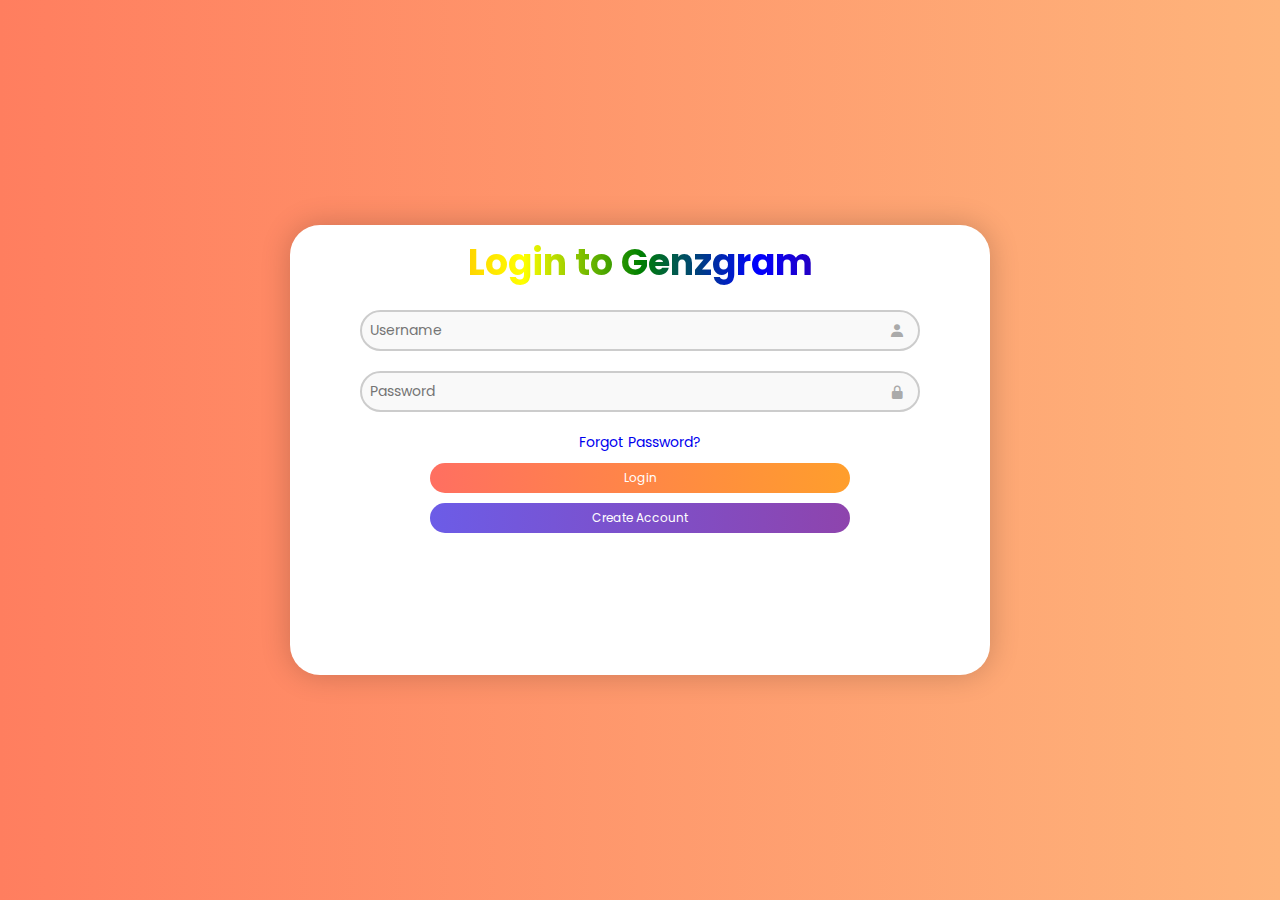
<file: #1 Log in page/index.html>
<!DOCTYPE html>
<html lang="en">
<head>
    <meta charset="UTF-8">
    <meta name="viewport" content="width=device-width, initial-scale=1.0">
    <title>Genzgram - Login/Signup Form</title>
    <link rel="stylesheet" href="page2.css">
    <link href='https://unpkg.com/boxicons@2.1.4/css/boxicons.min.css' rel='stylesheet'>
</head>
<body>
    <!-- Container -->
    <div class="container">
        <!-- Form Box -->
        <div class="form-box login">
            <!-- Form -->
            <form action="#">
                <!-- Title -->
                <h1>Login to Genzgram</h1>
                <!-- Username Input Box -->
                <div class="input-box">
                    <!-- Username Input -->
                    <input type="text" placeholder="Username" required>
                    <!-- Username Icon -->
                    <i class='bx bxs-user'></i>
                </div>
                <!-- Password Input Box -->
                <div class="input-box">
                    <!-- Password Input -->
                    <input type="password" placeholder="Password" required>
                    <!-- Password Icon -->
                    <i class='bx bxs-lock-alt'></i>
                </div>
                <!-- Forgot Link -->
                <div class="forgot-link">
                    <a href="#">Forgot Password?</a>
                </div>
                <!-- Login Button -->
                <button type="submit" class="btn">Login</button>
                <!-- Create Account Button -->
                <button type="button" class="btn create-account">Create Account</button>
            </form>
        </div>
    </div>
</body>
</html>
</file>
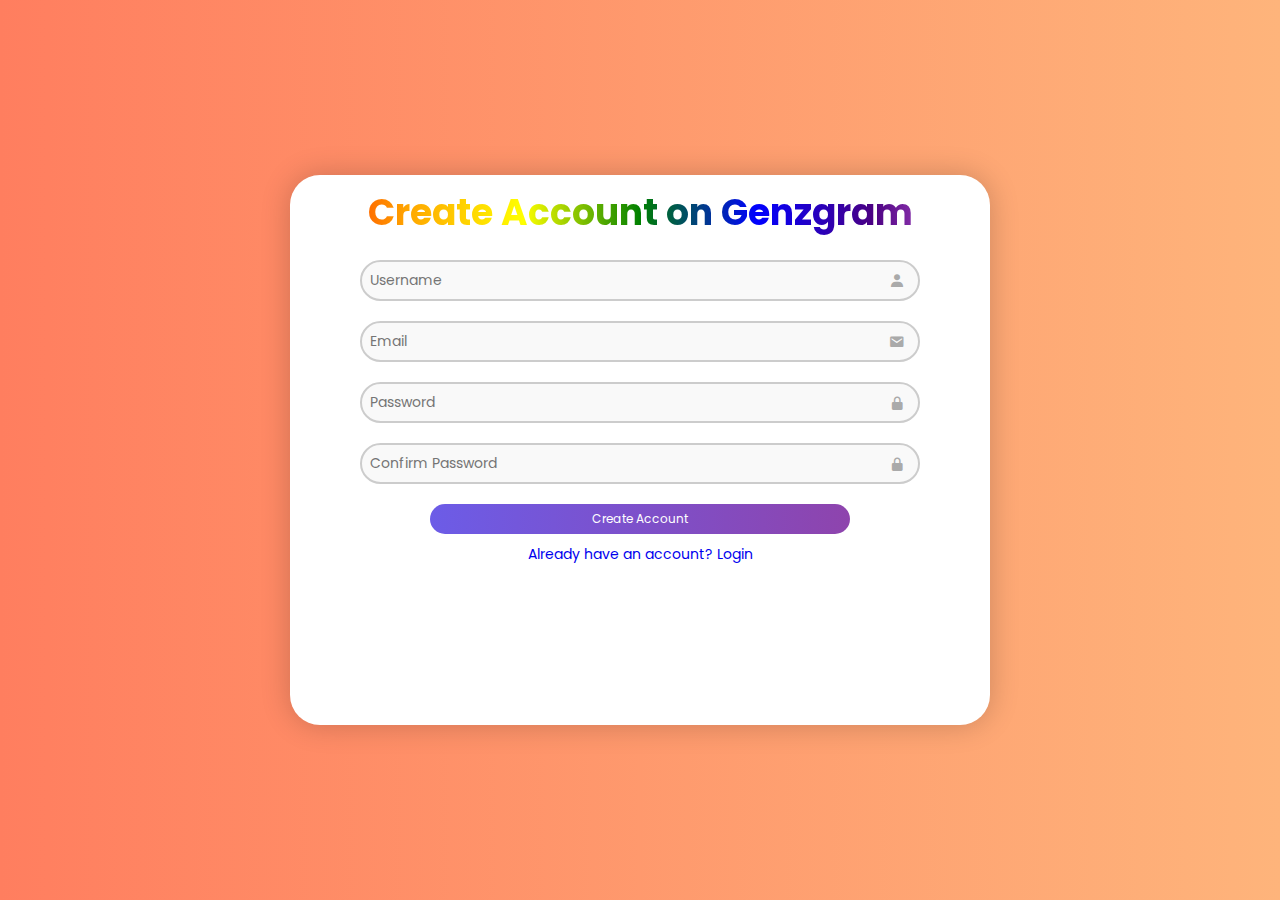
<file: #2 Create account page/create account.html>
<!DOCTYPE html>
<html lang="en">
<head>
    <meta charset="UTF-8">
    <meta name="viewport" content="width=device-width, initial-scale=1.0">
    <title>Genzgram - Create Account</title>
    <link rel="stylesheet" href="create_account.css">
    <link href='https://unpkg.com/boxicons@2.1.4/css/boxicons.min.css' rel='stylesheet'>
</head>
<body>
    <!-- Container -->
    <div class="container">
        <!-- Form Box -->
        <div class="form-box create-account">
            <!-- Form -->
            <form action="#">
                <!-- Title -->
                <h1>Create Account on Genzgram</h1>
                <!-- Username Input Box -->
                <div class="input-box">
                    <!-- Username Input -->
                    <input type="text" placeholder="Username" required>
                    <!-- Username Icon -->
                    <i class='bx bxs-user'></i>
                </div>
                <!-- Email Input Box -->
                <div class="input-box">
                    <!-- Email Input -->
                    <input type="email" placeholder="Email" required>
                    <!-- Email Icon -->
                    <i class='bx bxs-envelope'></i>
                </div>
                <!-- Password Input Box -->
                <div class="input-box">
                    <!-- Password Input -->
                    <input type="password" placeholder="Password" required>
                    <!-- Password Icon -->
                    <i class='bx bxs-lock-alt'></i>
                </div>
                <!-- Confirm Password Input Box -->
                <div class="input-box">
                    <!-- Confirm Password Input -->
                    <input type="password" placeholder="Confirm Password" required>
                    <!-- Confirm Password Icon -->
                    <i class='bx bxs-lock-alt'></i>
                </div>
                <!-- Create Account Button -->
                <button type="submit" class="btn create-account">Create Account</button>
                <!-- Login Link -->
                <div class="login-link">
                    <a href="#">Already have an account? Login</a>
                </div>
            </form>
        </div>
    </div>
</body>
</html>
</file>
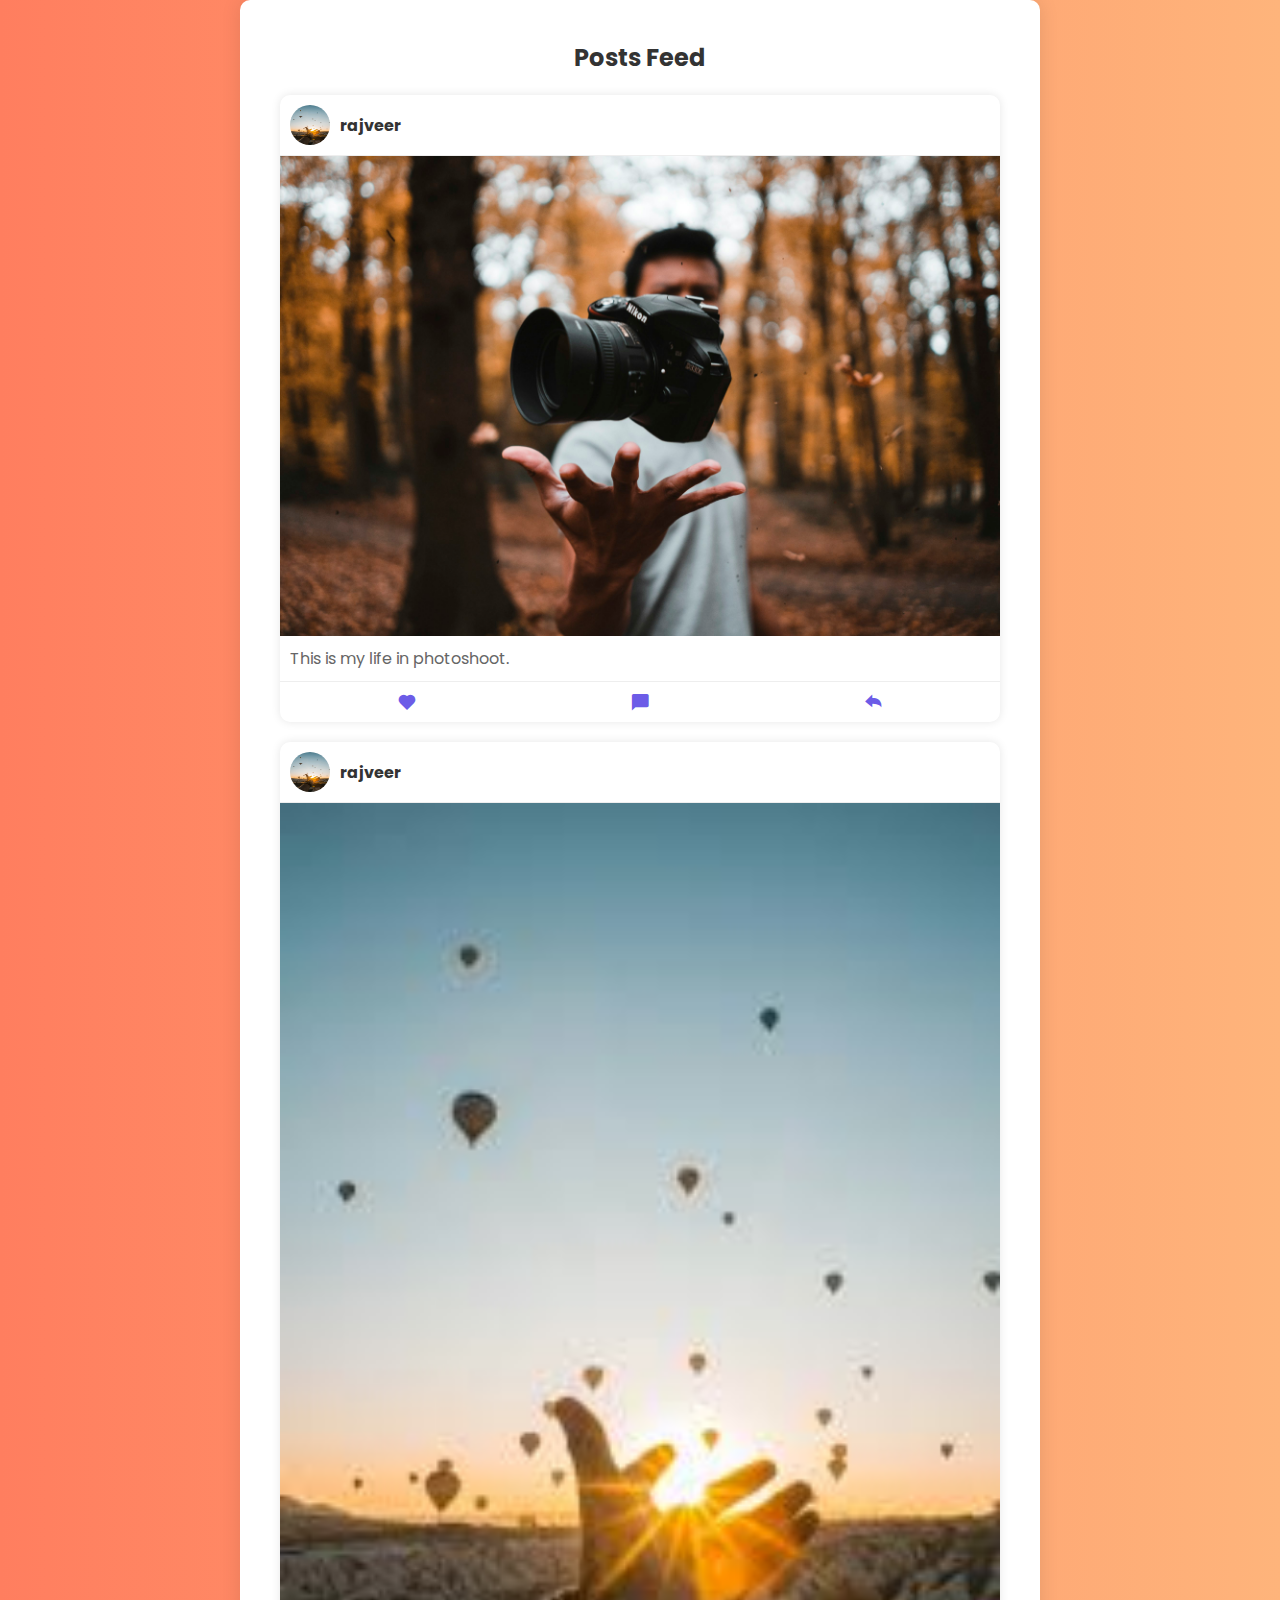
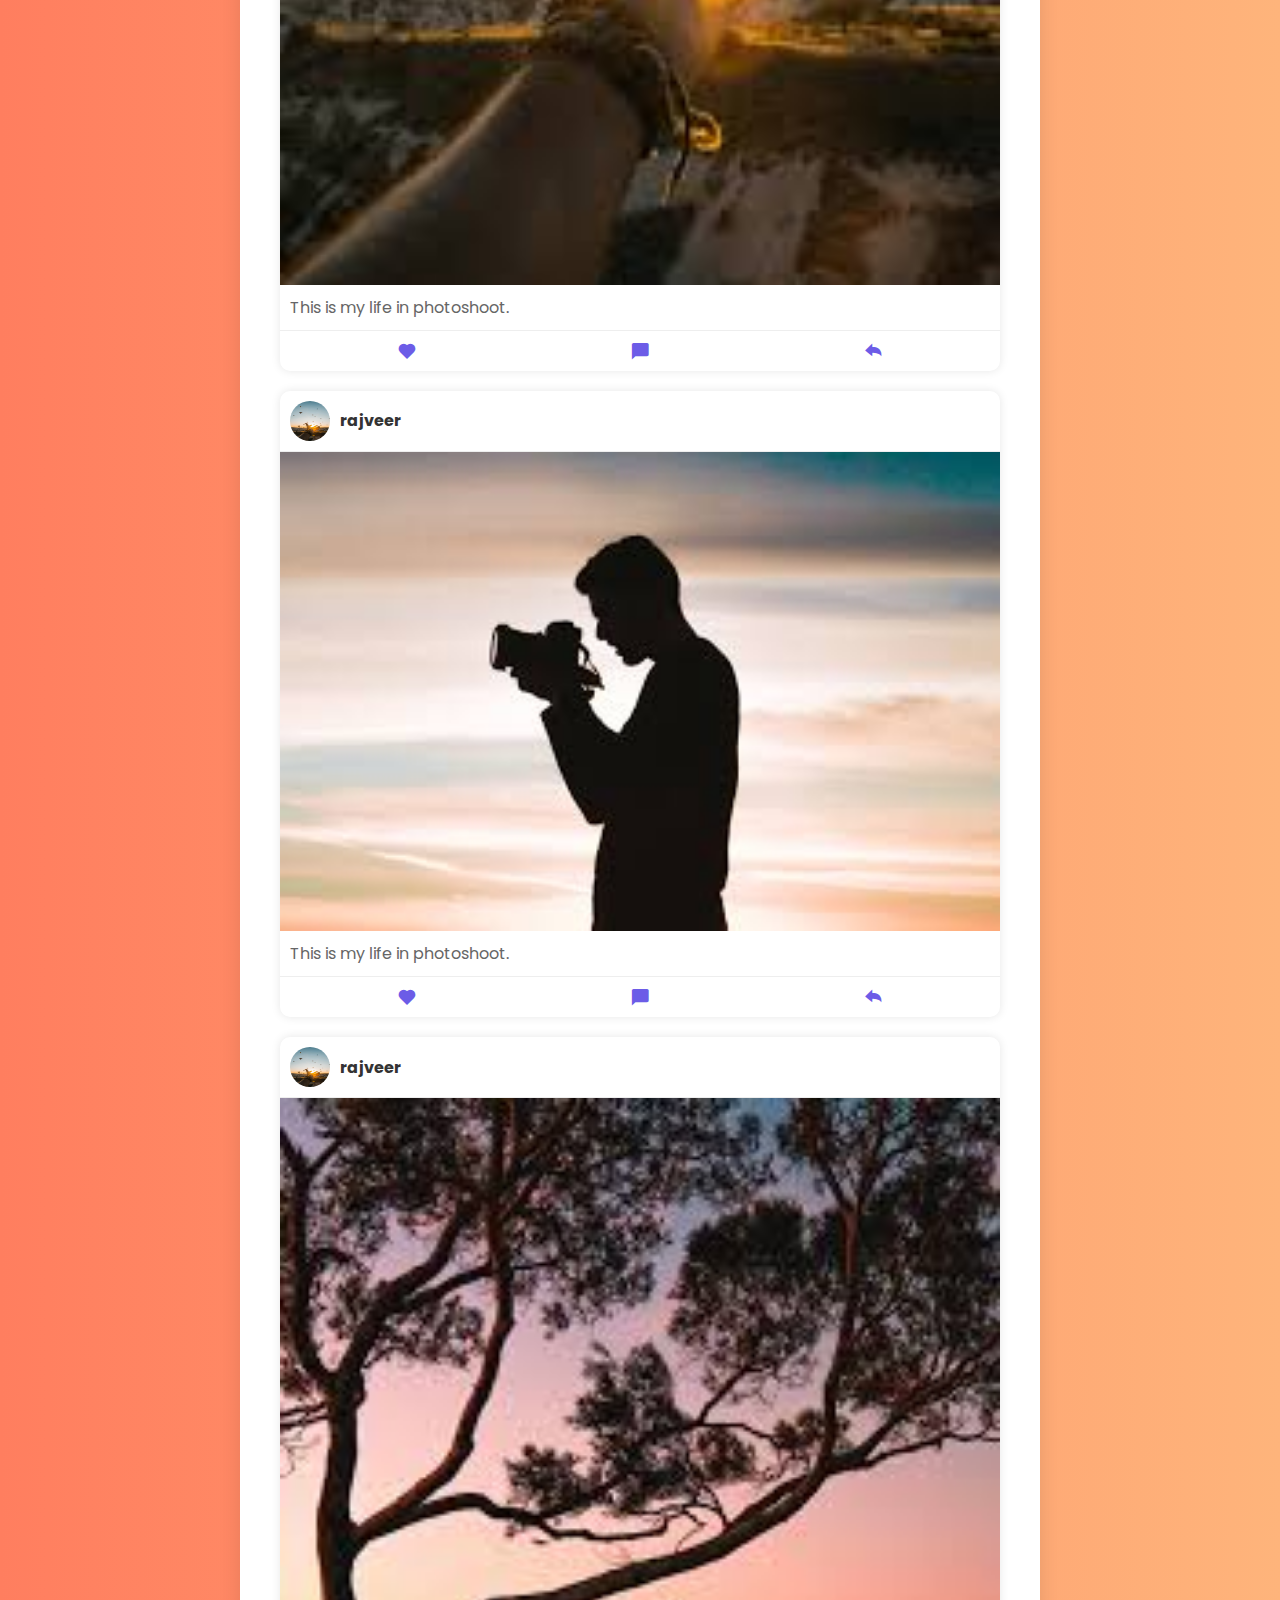
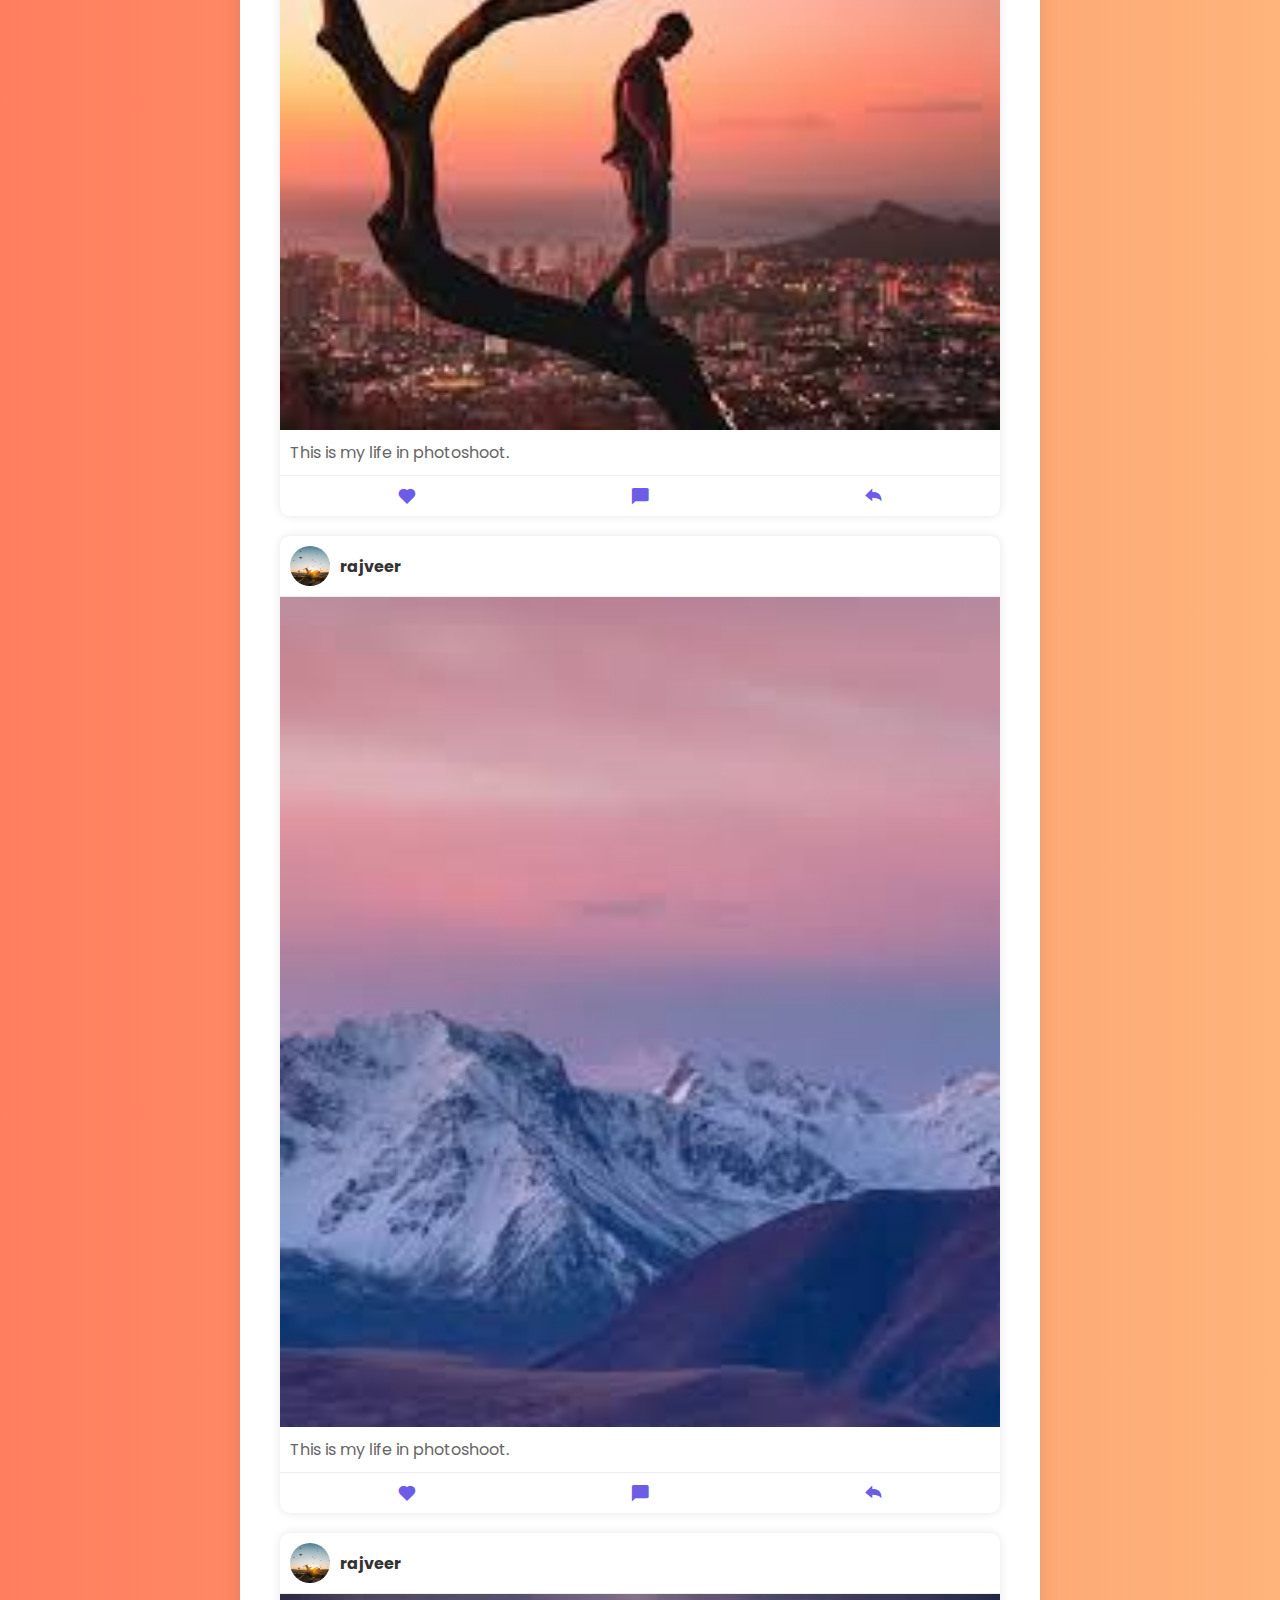
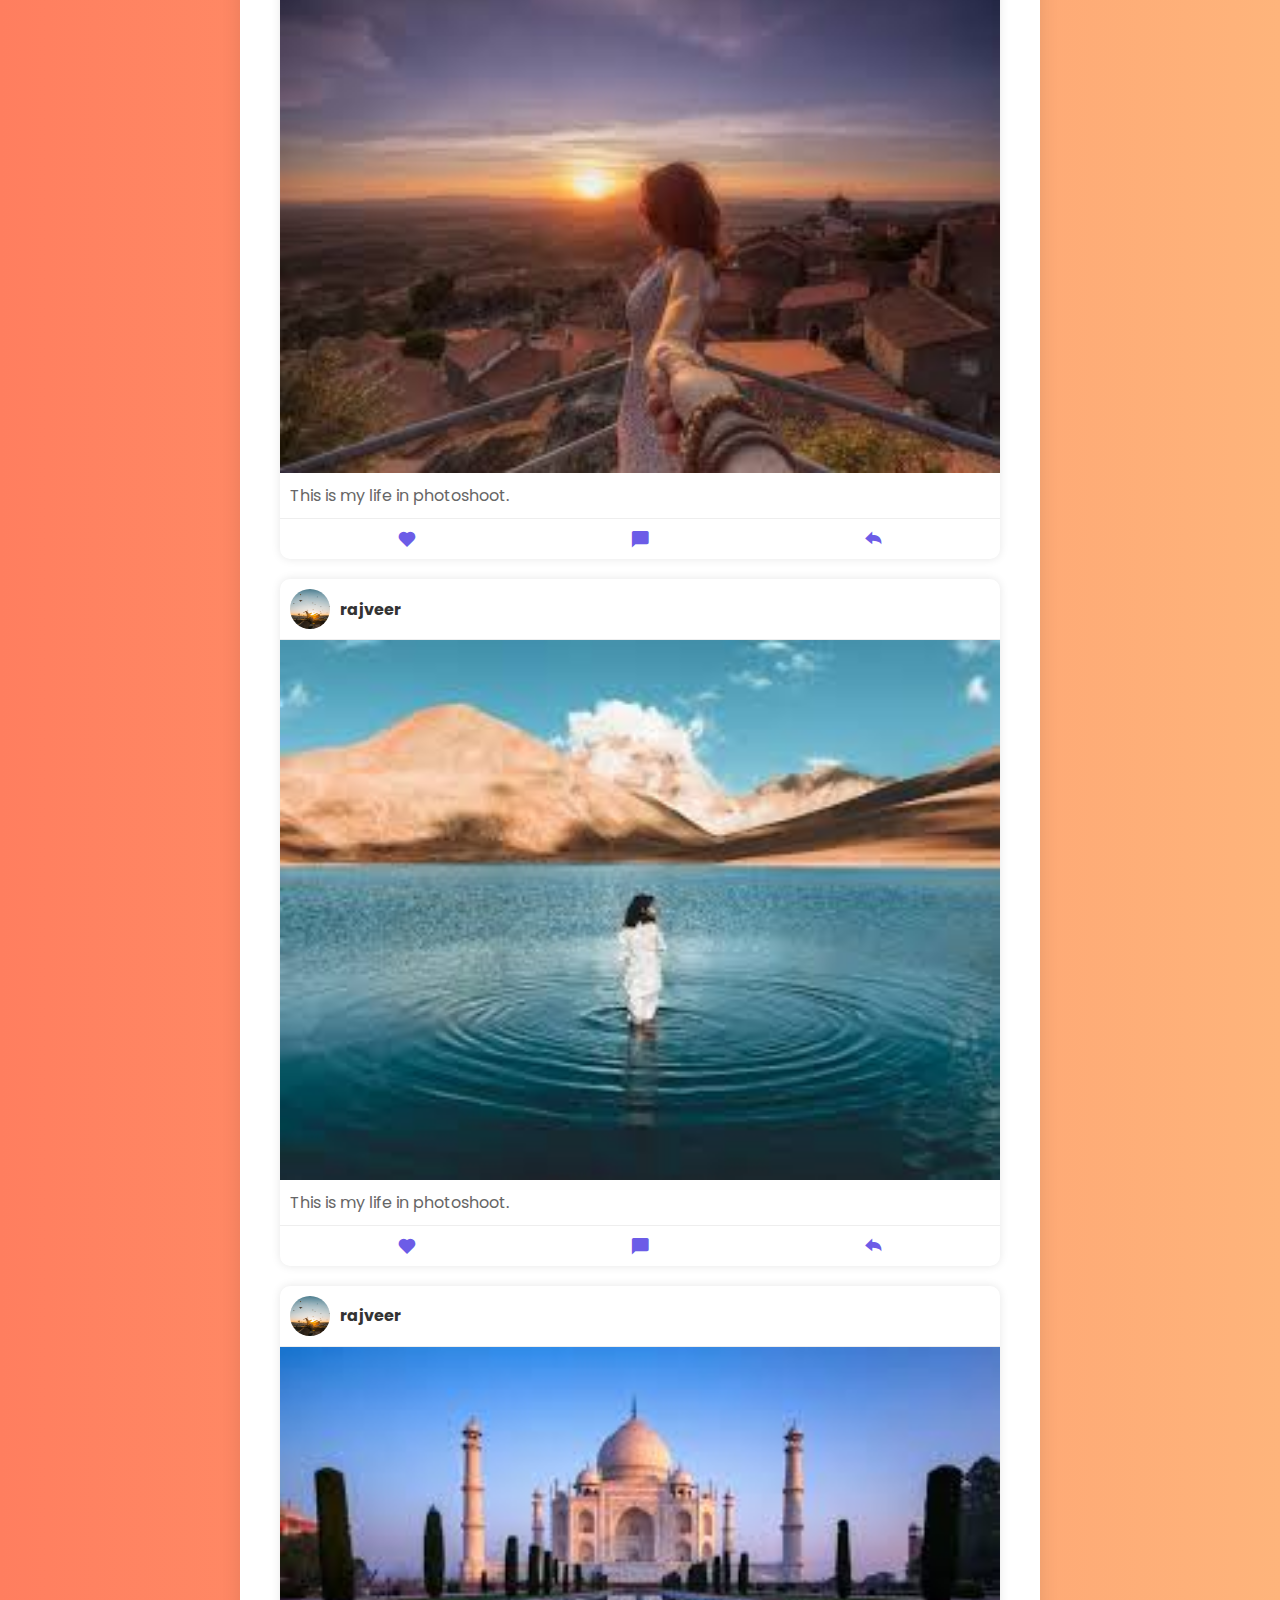
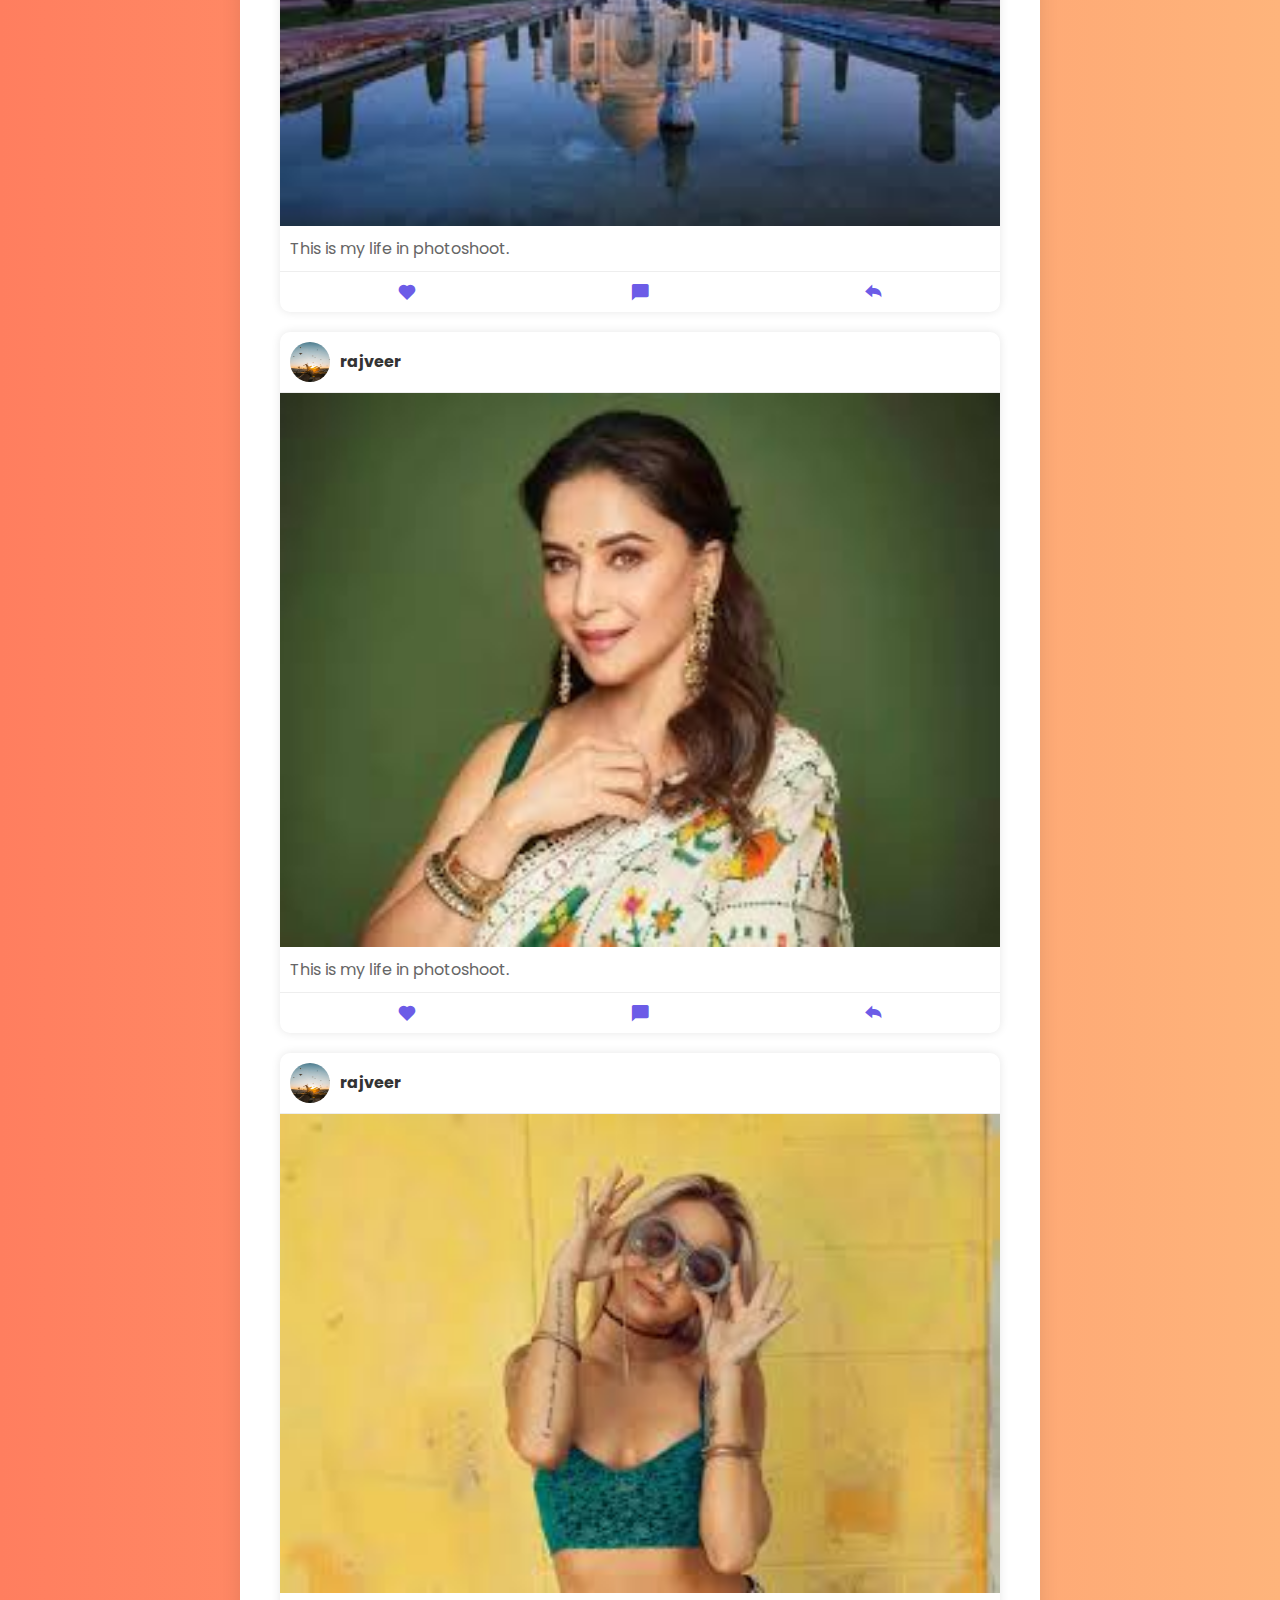
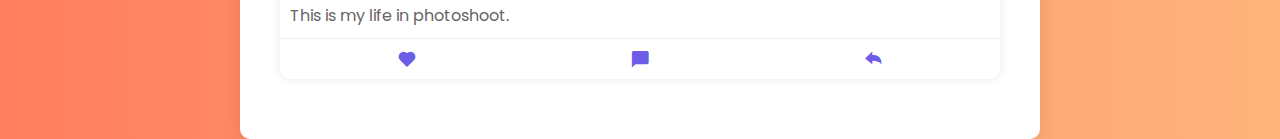
<file: #4 feed page/feed page.html>
<!DOCTYPE html>
<html lang="en">
<head>
    <meta charset="UTF-8">
    <meta name="viewport" content="width=device-width, initial-scale=1.0">
    <title>Genzgram - Feed Page</title>
    <link rel="stylesheet" href="feed_page.css">
    <link href='https://unpkg.com/boxicons@2.1.4/css/boxicons.min.css' rel='stylesheet'>
</head>
<body>
    <!-- Container -->
    <div class="container">
        <!-- Posts Feed Section -->
        <div class="posts-feed">
            <h2>Posts Feed</h2>
            <!-- Example Post 1 -->
            <div class="post">
                <div class="post-header">
                    <img src="user1.jpeg" alt="Profile Image" class="profile-img">
                    <p class="username">rajveer</p>
                </div>
                <img src="feed1.jpeg" alt="Post Image" class="post-img">
                <p class="caption">This is my life in photoshoot.</p>
                <div class="post-interactions">
                    <i class='bx bxs-heart'></i>
                    <i class='bx bxs-comment'></i>
                    <i class='bx bxs-share'></i>
                </div>
            </div>
            <!-- Example Post 2 -->
            <div class="post">
                <div class="post-header">
                    <img src="user1.jpeg" alt="Profile Image" class="profile-img">
                    <p class="username">rajveer</p>
                </div>
                <img src="feed2.jpeg" alt="Post Image" class="post-img">
                <p class="caption">This is my life in photoshoot.</p>
                <div class="post-interactions">
                    <i class='bx bxs-heart'></i>
                    <i class='bx bxs-comment'></i>
                    <i class='bx bxs-share'></i>
                </div>
            </div>
            <div class="post">
                <div class="post-header">
                    <img src="user1.jpeg" alt="Profile Image" class="profile-img">
                    <p class="username">rajveer</p>
                </div>
                <img src="feed3.jpeg" alt="Post Image" class="post-img">
                <p class="caption">This is my life in photoshoot.</p>
                <div class="post-interactions">
                    <i class='bx bxs-heart'></i>
                    <i class='bx bxs-comment'></i>
                    <i class='bx bxs-share'></i>
                </div>
            </div>
            <div class="post">
                <div class="post-header">
                    <img src="user1.jpeg" alt="Profile Image" class="profile-img">
                    <p class="username">rajveer</p>
                </div>
                <img src="feed4.jpeg" alt="Post Image" class="post-img">
                <p class="caption">This is my life in photoshoot.</p>
                <div class="post-interactions">
                    <i class='bx bxs-heart'></i>
                    <i class='bx bxs-comment'></i>
                    <i class='bx bxs-share'></i>
                </div>
            </div>
            <div class="post">
                <div class="post-header">
                    <img src="user1.jpeg" alt="Profile Image" class="profile-img">
                    <p class="username">rajveer</p>
                </div>
                <img src="feed5.jpeg" alt="Post Image" class="post-img">
                <p class="caption">This is my life in photoshoot.</p>
                <div class="post-interactions">
                    <i class='bx bxs-heart'></i>
                    <i class='bx bxs-comment'></i>
                    <i class='bx bxs-share'></i>
                </div>
            </div>
            <div class="post">
                <div class="post-header">
                    <img src="user1.jpeg" alt="Profile Image" class="profile-img">
                    <p class="username">rajveer</p>
                </div>
                <img src="feed6.jpeg" alt="Post Image" class="post-img">
                <p class="caption">This is my life in photoshoot.</p>
                <div class="post-interactions">
                    <i class='bx bxs-heart'></i>
                    <i class='bx bxs-comment'></i>
                    <i class='bx bxs-share'></i>
                </div>
            </div>
            <div class="post">
                <div class="post-header">
                    <img src="user1.jpeg" alt="Profile Image" class="profile-img">
                    <p class="username">rajveer</p>
                </div>
                <img src="feed7.jpeg" alt="Post Image" class="post-img">
                <p class="caption">This is my life in photoshoot.</p>
                <div class="post-interactions">
                    <i class='bx bxs-heart'></i>
                    <i class='bx bxs-comment'></i>
                    <i class='bx bxs-share'></i>
                </div>
            </div>
            <div class="post">
                <div class="post-header">
                    <img src="user1.jpeg" alt="Profile Image" class="profile-img">
                    <p class="username">rajveer</p>
                </div>
                <img src="feed8.jpeg" alt="Post Image" class="post-img">
                <p class="caption">This is my life in photoshoot.</p>
                <div class="post-interactions">
                    <i class='bx bxs-heart'></i>
                    <i class='bx bxs-comment'></i>
                    <i class='bx bxs-share'></i>
                </div>
            </div>
            <div class="post">
                <div class="post-header">
                    <img src="user1.jpeg" alt="Profile Image" class="profile-img">
                    <p class="username">rajveer</p>
                </div>
                <img src="feed9.jpeg" alt="Post Image" class="post-img">
                <p class="caption">This is my life in photoshoot.</p>
                <div class="post-interactions">
                    <i class='bx bxs-heart'></i>
                    <i class='bx bxs-comment'></i>
                    <i class='bx bxs-share'></i>
                </div>
            </div>
            <div class="post">
                <div class="post-header">
                    <img src="user1.jpeg" alt="Profile Image" class="profile-img">
                    <p class="username">rajveer</p>
                </div>
                <img src="feed10.jpeg" alt="Post Image" class="post-img">
                <p class="caption">This is my life in photoshoot.</p>
                <div class="post-interactions">
                    <i class='bx bxs-heart'></i>
                    <i class='bx bxs-comment'></i>
                    <i class='bx bxs-share'></i>
                </div>
            </div>
            
            <!-- Additional posts can be added here -->
        </div>
    </div>
</body>
</html>
</file>
<file: #1 Log in page/page2.css>
@import url('https://fonts.googleapis.com/css2?family=Poppins:wght@0,100;0,200;0,300;0,400;0,500;0,600;0,700;0,800;0,900&display=swap');

* {
    margin: 0;
    padding: 0;
    box-sizing: border-box;
    font-family: "Poppins", sans-serif;
    text-decoration: none;
    list-style: none;
}

body {
    display: flex;
    justify-content: center;
    align-items: center;
    min-height: 100vh;
    background: linear-gradient(90deg, #ff7e5f, #feb47b, #ff6f61, #6A0572);
    animation: gradient 15s ease infinite;
    background-size: 300% 300%;
}

.container {
    position: relative;
    width: 700px; /* Reduced width */
    height: 450px; /* Reduced height */
    background: #ffffff; /* White color */
    margin: 20px;
    border-radius: 30px;
    box-shadow: 0 0 30px rgba(0, 0, 0, 0.2);
    overflow: hidden;
    transition: transform 0.3s ease-in-out; /* Animation */
}

.container:hover {
    transform: scale(1.05); /* Scaling effect */
}

.container h1 {
    font-size: 36px;
    margin: 10px 0;
    color: #333;
    text-align: center;
    animation: rainbow 3s linear infinite;
    background: linear-gradient(to right, red, orange, yellow, green, blue, indigo, violet);
    -webkit-background-clip: text;
    color: transparent;
}

.input-box {
    position: relative;
    margin: 20px auto; /* Center input box */
    width: 80%; /* Reduced width */
}

.input-box input {
    width: 100%;
    padding: 8px; /* Reduced padding */
    border: 2px solid #ccc;
    border-radius: 25px;
    background: #f9f9f9;
    outline: none;
    transition: 0.3s;
    font-size: 14px; /* Reduced font size */
    display: block; /* Center input field */
}

.input-box input:focus {
    border-color: #6c5ce7;
    background: #e9e9ff;
}

.input-box i {
    position: absolute;
    right: 15px;
    top: 50%;
    transform: translateY(-50%);
    color: #aaa;
    transition: 0.3s;
}

.input-box input:focus + i {
    color: #6c5ce7;
}

.btn {
    width: 60%; /* Reduced width */
    padding: 6px; /* Reduced padding */
    background: linear-gradient(90deg, #ff6f61, #ff9e2c);
    border: none;
    border-radius: 25px;
    color: #fff;
    font-size: 12px; /* Reduced font size */
    cursor: pointer;
    transition: 0.3s;
    margin: 10px auto; /* Center the button */
    display: block; /* Center the button */
}

.btn:hover {
    background: linear-gradient(90deg, #ff9e2c, #ff6f61);
}

.btn.create-account {
    background: linear-gradient(90deg, #6c5ce7, #8e44ad);
}

.btn.create-account:hover {
    background: linear-gradient(90deg, #8e44ad, #6c5ce7);
}

@keyframes rainbow {
    0% {background-position: 0% 50%;}
    50% {background-position: 100% 50%;}
    100% {background-position: 0% 50%;}
}

@keyframes gradient {
    0% {background-position: 0% 50%;}
    50% {background-position: 100% 50%;}
    100% {background-position: 0% 50%;}
}

.forgot-link {
    display: block;
    text-align: center; /* Center the link */
    margin-top: 20px;
    color: #6c5ce7;
    font-size: 14px;
}
</file>
<file: #2 Create account page/create_account.css>
@import url('https://fonts.googleapis.com/css2?family=Poppins:wght@0,100;0,200;0,300;0,400;0,500;0,600;0,700;0,800;0,900&display=swap');

* {
    margin: 0;
    padding: 0;
    box-sizing: border-box;
    font-family: "Poppins", sans-serif;
    text-decoration: none;
    list-style: none;
}

body {
    display: flex;
    justify-content: center;
    align-items: center;
    min-height: 100vh;
    background: linear-gradient(90deg, #ff7e5f, #feb47b, #ff6f61, #6A0572);
    animation: gradient 15s ease infinite;
    background-size: 300% 300%;
}

.container {
    position: relative;
    width: 700px; /* Width */
    height: 550px; /* Height */
    background: #ffffff; /* White color */
    margin: 20px;
    border-radius: 30px;
    box-shadow: 0 0 30px rgba(0, 0, 0, 0.2);
    overflow: hidden;
    transition: transform 0.3s ease-in-out; /* Animation */
}

.container:hover {
    transform: scale(1.05); /* Scaling effect */
}

.container h1 {
    font-size: 36px;
    margin: 10px 0;
    color: #333;
    text-align: center;
    animation: rainbow 3s linear infinite;
    background: linear-gradient(to right, red, orange, yellow, green, blue, indigo, violet);
    -webkit-background-clip: text;
    color: transparent;
}

.input-box {
    position: relative;
    margin: 20px auto; /* Center input box */
    width: 80%; /* Width */
}

.input-box input {
    width: 100%;
    padding: 8px; /* Padding */
    border: 2px solid #ccc;
    border-radius: 25px;
    background: #f9f9f9;
    outline: none;
    transition: 0.3s;
    font-size: 14px; /* Font size */
    display: block; /* Center input field */
}

.input-box input:focus {
    border-color: #6c5ce7;
    background: #e9e9ff;
}

.input-box i {
    position: absolute;
    right: 15px;
    top: 50%;
    transform: translateY(-50%);
    color: #aaa;
    transition: 0.3s;
}

.input-box input:focus + i {
    color: #6c5ce7;
}

.btn {
    width: 60%; /* Width */
    padding: 6px; /* Padding */
    background: linear-gradient(90deg, #6c5ce7, #8e44ad); /* Gradient color */
    border: none;
    border-radius: 25px;
    color: #fff;
    font-size: 12px; /* Font size */
    cursor: pointer;
    transition: 0.3s;
    margin: 10px auto; /* Center the button */
    display: block; /* Center the button */
}

.btn:hover {
    background: linear-gradient(90deg, #8e44ad, #6c5ce7);
}

.login-link {
    display: block;
    text-align: center; /* Center the link */
    margin: 10px auto; /* Center the link */
    color: #6c5ce7;
    font-size: 14px;
}

@keyframes rainbow {
    0% {background-position: 0% 50%;}
    50% {background-position: 100% 50%;}
    100% {background-position: 0% 50%;}
}

@keyframes gradient {
    0% {background-position: 0% 50%;}
    50% {background-position: 100% 50%;}
    100% {background-position: 0% 50%;}
}
</file>
<file: #4 feed page/feed_page.css>
@import url('https://fonts.googleapis.com/css2?family=Poppins:wght@0,100;0,200;0,300;0,400;0,500;0,600;0,700;0,800;0,900&display=swap');

* {
    margin: 0;
    padding: 0;
    box-sizing: border-box;
    font-family: "Poppins", sans-serif;
    text-decoration: none;
    list-style: none;
}

body {
    display: flex;
    justify-content: center;
    align-items: center;
    min-height: 100vh;
    background: linear-gradient(90deg, #ff7e5f, #feb47b, #ff6f61, #6A0572);
    animation: gradient 15s ease infinite;
    background-size: 300% 300%;
}

.container {
    width: 800px;
    background: #ffffff;
    border-radius: 10px;
    box-shadow: 0 0 20px rgba(0, 0, 0, 0.1);
    overflow: hidden;
    padding: 20px;
}

.posts-feed {
    padding: 20px;
}

.posts-feed h2 {
    margin-bottom: 20px;
    color: #333;
    text-align: center;
}

.post {
    margin-bottom: 20px;
    background: #fff;
    border-radius: 10px;
    box-shadow: 0 0 10px rgba(0, 0, 0, 0.1);
    overflow: hidden;
}

.post-header {
    display: flex;
    align-items: center;
    padding: 10px;
    border-bottom: 1px solid #eee;
}

.profile-img {
    width: 40px;
    height: 40px;
    border-radius: 50%;
    margin-right: 10px;
}

.username {
    font-weight: bold;
    color: #333;
}

.post-img {
    width: 100%;
    display: block;
}

.caption {
    padding: 10px;
    color: #666;
}

.post-interactions {
    display: flex;
    justify-content: space-around;
    padding: 10px;
    border-top: 1px solid #eee;
}

.post-interactions i {
    font-size: 20px;
    cursor: pointer;
    color: #6c5ce7;
    transition: color 0.3s;
}

.post-interactions i:hover {
    color: #8e44ad;
}

@keyframes gradient {
    0% {background-position: 0% 50%;}
    50% {background-position: 100% 50%;}
    100% {background-position: 0% 50%;}
}
</file>
